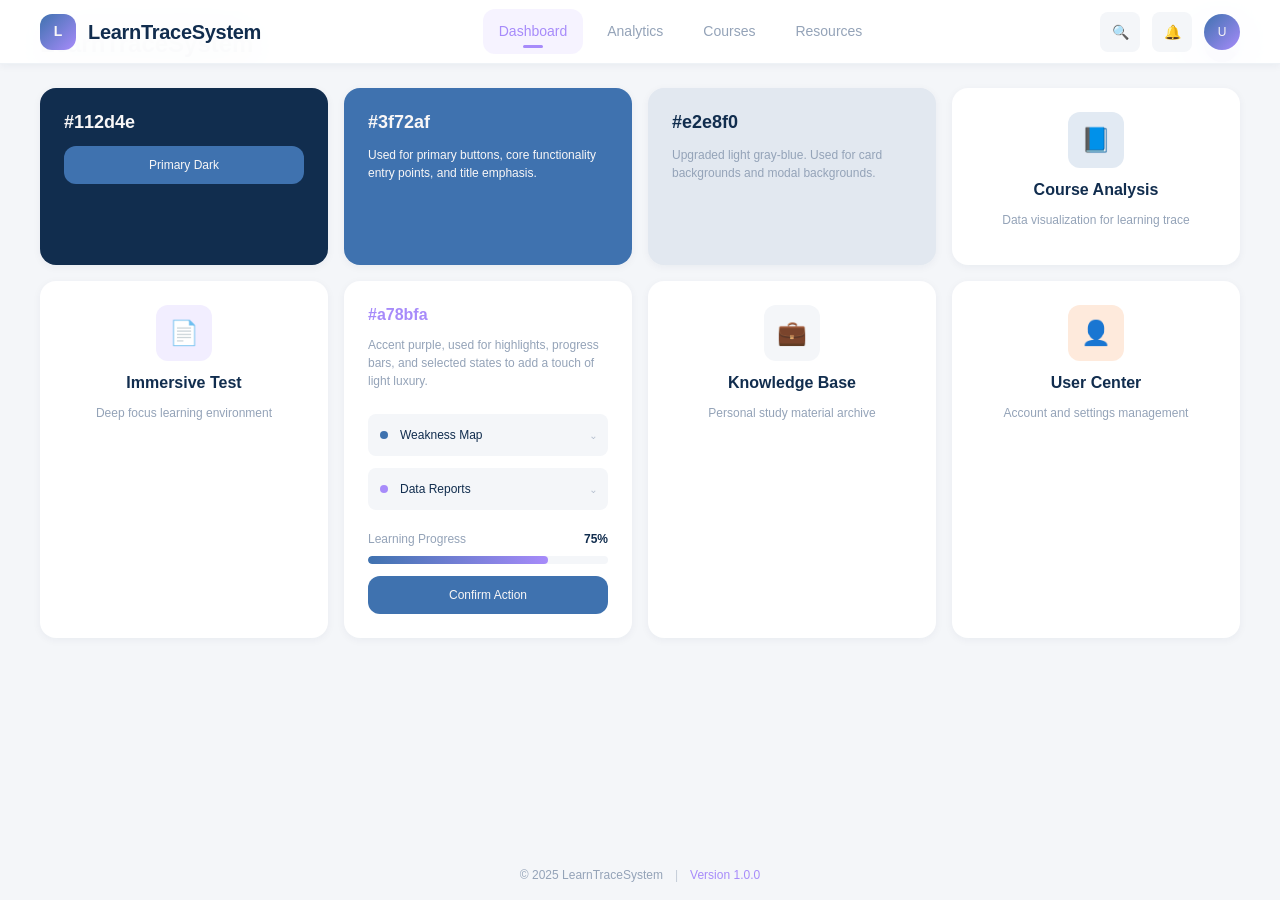
<file: LearnTraceSystem/index.html>
<!DOCTYPE html>
<html lang="zh-CN">
<head>
    <meta charset="UTF-8">
    <meta name="viewport" content="width=device-width, initial-scale=1.0">
    <title>LearnTraceSystem - Dashboard</title>
    <link rel="stylesheet" href="src/styles/main.css">
</head>
<body>
    <!-- 导航栏容器 -->
    <div id="navbar-container"></div>

    <!-- 主内容区域 -->
    <main class="main-content">
        <div class="app-container">
            <header class="header">
                <h1 data-i18n="dashboard.pageTitle">LearnTraceSystem</h1>
                <div class="header__actions">
                    <button class="nav-icon-btn" aria-label="搜索">🔍</button>
                    <div class="nav-avatar" role="button" tabindex="0">U</div>
                </div>
            </header>

            <!-- 卡片网格 -->
            <div class="grid-layout">
                <!-- 颜色卡片 -->
                <div class="card card--color card--color-dark">
                    <h2 class="card__color-title">#112d4e</h2>
                    <button class="btn btn--card btn--primary">Primary Dark</button>
                </div>

                <div class="card card--color card--color-blue">
                    <h2 class="card__color-title">#3f72af</h2>
                    <p class="card__color-desc">Used for primary buttons, core functionality entry points, and title emphasis.</p>
                </div>

                <div class="card card--color card--color-light">
                    <h2 class="card__color-title">#e2e8f0</h2>
                    <p class="card__color-desc">Upgraded light gray-blue. Used for card backgrounds and modal backgrounds.</p>
                </div>

                <!-- 图标卡片 -->
                <div class="card card--icon">
                    <div class="card__icon-wrapper card__icon-wrapper--blue">
                        <span>📘</span>
                    </div>
                    <h3 class="card__title">Course Analysis</h3>
                    <p class="card__desc">Data visualization for learning trace</p>
                </div>

                <div class="card card--icon">
                    <div class="card__icon-wrapper card__icon-wrapper--purple">
                        <span>📄</span>
                    </div>
                    <h3 class="card__title">Immersive Test</h3>
                    <p class="card__desc">Deep focus learning environment</p>
                </div>

                <!-- 列表卡片 -->
                <div class="card card--list">
                    <h2 class="card__accent-title">#a78bfa</h2>
                    <p class="card__accent-desc">Accent purple, used for highlights, progress bars, and selected states to add a touch of light luxury.</p>

                    <div class="list-item">
                        <div class="list-item__left">
                            <div class="circle-icon"></div>
                            <span class="list-item__text">Weakness Map</span>
                        </div>
                        <span class="list-item__arrow">⌄</span>
                    </div>

                    <div class="list-item">
                        <div class="list-item__left">
                            <div class="circle-icon circle-icon--purple"></div>
                            <span class="list-item__text">Data Reports</span>
                        </div>
                        <span class="list-item__arrow">⌄</span>
                    </div>

                    <div class="progress-container">
                        <div class="progress-labels">
                            <span class="progress-label">Learning Progress</span>
                            <span class="progress-value">75%</span>
                        </div>
                        <div class="progress-bar">
                            <div class="progress-fill" style="width: 75%;"></div>
                        </div>
                    </div>

                    <button class="btn btn--card btn--primary">Confirm Action</button>
                </div>

                <div class="card card--icon">
                    <div class="card__icon-wrapper">
                        <span>💼</span>
                    </div>
                    <h3 class="card__title">Knowledge Base</h3>
                    <p class="card__desc">Personal study material archive</p>
                </div>

                <div class="card card--icon">
                    <div class="card__icon-wrapper card__icon-wrapper--orange">
                        <span>👤</span>
                    </div>
                    <h3 class="card__title">User Center</h3>
                    <p class="card__desc">Account and settings management</p>
                </div>
            </div>
        </div>
    </main>

    <!-- 页脚容器 -->
    <div id="footer-container"></div>

    <!-- 动画样式（通知用） -->
    <style>
        @keyframes slideIn {
            from {
                transform: translateX(400px);
                opacity: 0;
            }
            to {
                transform: translateX(0);
                opacity: 1;
            }
        }

        @keyframes slideOut {
            from {
                transform: translateX(0);
                opacity: 1;
            }
            to {
                transform: translateX(400px);
                opacity: 0;
            }
        }
    </style>

    <!-- Scripts -->
    <script src="src/config/app.config.js"></script>
    <script src="src/scripts/utils/utils.js"></script>
    <script src="src/scripts/core/DataStorage.js"></script>
    <script src="src/scripts/core/ComponentLoader.js"></script>
    <script src="src/scripts/modules/App.js"></script>
    <script src="src/scripts/modules/AdminManager.js"></script>
</body>
</html>
</file>
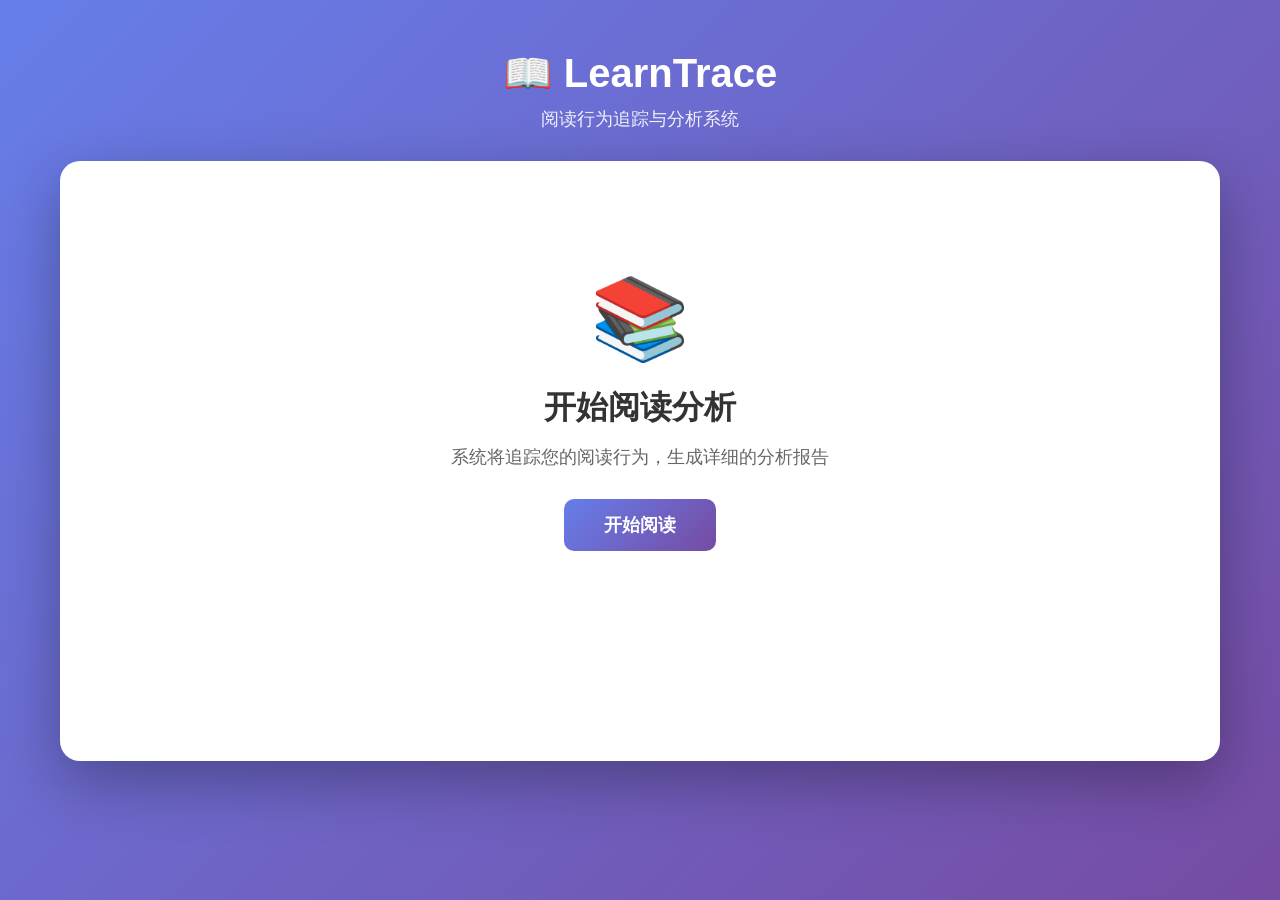
<file: minimal-prototype/frontend/index.html>
<!DOCTYPE html>
<html lang="zh-CN">
<head>
    <meta charset="UTF-8">
    <meta name="viewport" content="width=device-width, initial-scale=1.0">
    <title>LearnTrace - 阅读行为分析</title>
    <link rel="stylesheet" href="style.css">
</head>
<body>
    <div class="container">
        <header class="header">
            <h1>📖 LearnTrace</h1>
            <p class="subtitle">阅读行为追踪与分析系统</p>
        </header>

        <main class="main-content">
            <div class="start-screen" id="start-screen">
                <div class="start-content">
                    <div class="icon">📚</div>
                    <h2>开始阅读分析</h2>
                    <p>系统将追踪您的阅读行为，生成详细的分析报告</p>
                    <button class="btn btn-primary" id="start-btn">开始阅读</button>
                </div>
            </div>

            <div class="reading-screen" id="reading-screen" style="display: none;">
                <div class="sidebar">
                    <div class="panel">
                        <h3>📊 阅读状态</h3>
                        <div class="timer">
                            <span class="timer-label">阅读时长</span>
                            <span class="timer-value" id="timer">00:00</span>
                        </div>
                        <div class="stats">
                            <div class="stat-item">
                                <span class="stat-label">采集记录</span>
                                <span class="stat-value" id="record-count">0</span>
                            </div>
                        </div>
                        <div class="actions">
                            <button class="btn btn-secondary" id="end-btn">结束阅读</button>
                        </div>
                    </div>
                </div>

                <div class="reading-area">
                    <div class="article-container">
                        <h2 class="article-title">英语阅读练习</h2>
                        <div class="article-content" id="article-content"></div>
                    </div>
                </div>
            </div>

            <div class="report-screen" id="report-screen" style="display: none;">
                <div class="report-container">
                    <div class="report-header">
                        <h2>📋 阅读行为分析报告</h2>
                        <button class="btn btn-secondary" id="restart-btn">重新开始</button>
                    </div>
                    
                    <div class="report-summary" id="report-summary"></div>
                    <div class="report-details" id="report-details"></div>
                    <div class="report-recommendations" id="report-recommendations"></div>
                </div>
            </div>
        </main>
    </div>

    <script src="app.js"></script>
</body>
</html>
</file>
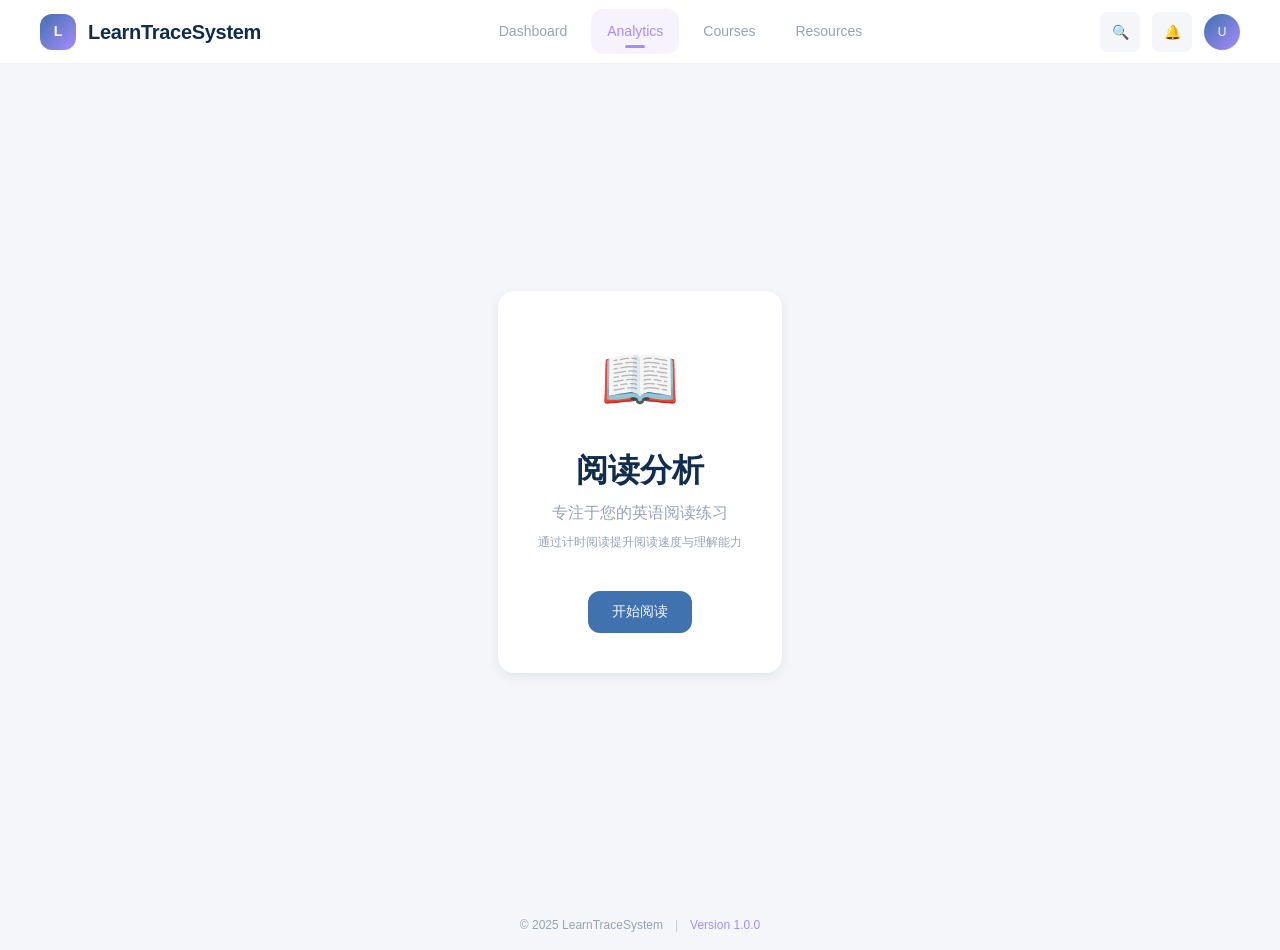
<file: LearnTraceSystem/analytic.html>
<!DOCTYPE html>
<html lang="zh-CN">
<head>
    <meta charset="UTF-8">
    <meta name="viewport" content="width=device-width, initial-scale=1.0">
    <title>LearnTraceSystem - Analytics</title>
    <link rel="stylesheet" href="src/styles/main.css">
</head>
<body>
    <!-- 导航栏容器 -->
    <div id="navbar-container"></div>

    <!-- 主内容区域 -->
    <main class="analytic-main">
        <!-- 开始屏幕 -->
        <div class="start-screen" id="start-screen">
            <div class="start-content">
                <div class="start-content__icon">📖</div>
                <h1 class="start-content__title">阅读分析</h1>
                <p class="start-content__desc">专注于您的英语阅读练习</p>
                <p class="start-content__tips">通过计时阅读提升阅读速度与理解能力</p>
                <button id="start-read-btn" class="btn btn--primary">开始阅读</button>
            </div>
        </div>

        <!-- 分析容器 -->
        <div class="analytic-container" id="analytic-container" style="display: none;">
            <!-- 阅读导航栏 -->
            <div class="reading-navbar">
                <div class="reading-navbar__left">
                    <button class="sidebar-toggle" id="sidebar-toggle" title="收起边栏">
                        <span class="sidebar-toggle__icon">◀</span>
                    </button>
                    <span class="reading-navbar__brand">LearnTrace</span>
                </div>
                <div class="reading-navbar__center">
                    <h1 class="reading-navbar__title" id="reading-title">英语阅读练习</h1>
                </div>
                <div class="reading-navbar__right"></div>
            </div>

            <!-- 阅读内容区域 -->
            <div class="reading-content-wrapper">
                <!-- 侧边栏 -->
                <aside class="sidebar" id="sidebar">
                    <div class="sidebar__content">
                        <!-- 计时面板 -->
                        <div class="panel panel--active" id="timer-panel">
                            <div class="timer-display">
                                <div class="timer-value" id="timer">00:00</div>
                            </div>
                            <div class="session-info">
                                <div class="info-value" id="sentence-count">1</div>
                            </div>
                            <div class="collector-panel">
                                <div class="collector-panel__header">
                                    <span class="collector-panel__title">鼠标采集</span>
                                    <span class="collector-status collector-status--idle" id="collector-status">未开始</span>
                                </div>
                                <div class="collector-metrics">
                                    <div class="collector-metric">
                                        <span class="collector-metric__label">记录数</span>
                                        <span class="collector-metric__value" id="collector-count">0</span>
                                    </div>
                                    <div class="collector-metric">
                                        <span class="collector-metric__label">会话</span>
                                        <span class="collector-metric__value collector-metric__value--session" id="collector-session">-</span>
                                    </div>
                                </div>
                                <div class="collector-actions">
                                    <button id="collector-toggle-btn" class="btn btn--card btn--primary">停止采集</button>
                                    <button id="collector-reset-btn" class="btn btn--card btn--secondary">重置会话</button>
                                    <button id="collector-export-btn" class="btn btn--card btn--secondary">导出 JSON</button>
                                </div>
                                <div class="collector-recent">
                                    <div class="collector-recent__title">最近记录</div>
                                    <pre class="collector-recent__list" id="collector-recent-list">暂无数据</pre>
                                </div>
                            </div>
                            <button id="end-btn" class="btn btn--card btn--primary">结束</button>
                        </div>

                        <!-- 结果面板 -->
                        <div class="panel panel--hidden" id="result-panel">
                            <h3>阅读完成</h3>
                            <div class="result-summary">
                                <div class="summary-item">
                                    <span class="summary-label">时长</span>
                                    <span class="summary-value" id="total-time">00:00</span>
                                </div>
                                <div class="summary-item">
                                    <span class="summary-label">句子</span>
                                    <span class="summary-value" id="total-sentences">1</span>
                                </div>
                            </div>
                            <button id="restart-btn" class="btn btn--card btn--primary">重新开始</button>
                        </div>
                    </div>
                </aside>

                <!-- 阅读区域 -->
                <section class="reading-area">
                    <div class="reading-container">
                        <div class="reading-content">
                            <div class="sentence-display">
                                <p id="sentence-text" class="sentence">Reading is an essential skill that opens doors to knowledge and understanding.</p>
                            </div>
                        </div>

                        <div class="reading-controls">
                            <button id="prev-btn" class="control-btn" disabled>
                                <span>←</span>
                                <span>上一句</span>
                            </button>
                            <button id="next-btn" class="control-btn">
                                <span>下一句</span>
                                <span>→</span>
                            </button>
                        </div>
                    </div>
                </section>
            </div>
        </div>
    </main>

    <!-- 页脚容器 -->
    <div id="footer-container"></div>

    <!-- Scripts -->
    <script src="src/config/app.config.js"></script>
    <script src="src/scripts/utils/utils.js"></script>
    <script src="src/scripts/utils/ApiService.js"></script>
    <script src="src/scripts/core/DataStorage.js"></script>
    <script src="src/scripts/core/DataCollector.js"></script>
    <script src="src/scripts/core/ComponentLoader.js"></script>
    <script src="src/scripts/modules/App.js"></script>
    <script src="src/scripts/modules/AdminManager.js"></script>
    <script src="src/scripts/pages/AnalyticManager.js"></script>
</body>
</html>
</file>
<file: LearnTraceSystem/src/styles/main.css>
/**
 * 主样式文件
 * 功能：导入所有样式模块
 * 更新日期：2026-03-24
 */

@import url('variables.css');
@import url('base.css');
@import url('layout.css');
@import url('components/navbar.css');
@import url('components/footer.css');
@import url('components/header.css');
@import url('components/card.css');
@import url('components/button.css');
@import url('pages/analytic.css');
</file>
<file: minimal-prototype/frontend/style.css>
* {
    margin: 0;
    padding: 0;
    box-sizing: border-box;
}

body {
    font-family: -apple-system, BlinkMacSystemFont, 'Segoe UI', Roboto, 'Helvetica Neue', Arial, sans-serif;
    background: linear-gradient(135deg, #667eea 0%, #764ba2 100%);
    min-height: 100vh;
    color: #333;
}

.container {
    max-width: 1200px;
    margin: 0 auto;
    padding: 20px;
}

.header {
    text-align: center;
    padding: 30px 0;
    color: white;
}

.header h1 {
    font-size: 2.5rem;
    margin-bottom: 10px;
}

.subtitle {
    font-size: 1.1rem;
    opacity: 0.9;
}

.main-content {
    background: white;
    border-radius: 20px;
    box-shadow: 0 20px 60px rgba(0, 0, 0, 0.3);
    min-height: 600px;
    overflow: hidden;
}

.start-screen {
    display: flex;
    align-items: center;
    justify-content: center;
    min-height: 500px;
}

.start-content {
    text-align: center;
    padding: 60px;
}

.start-content .icon {
    font-size: 5rem;
    margin-bottom: 20px;
}

.start-content h2 {
    font-size: 2rem;
    margin-bottom: 15px;
    color: #333;
}

.start-content p {
    font-size: 1.1rem;
    color: #666;
    margin-bottom: 30px;
    max-width: 500px;
}

.btn {
    padding: 14px 40px;
    border: none;
    border-radius: 10px;
    font-size: 1.1rem;
    font-weight: 600;
    cursor: pointer;
    transition: all 0.3s ease;
}

.btn-primary {
    background: linear-gradient(135deg, #667eea 0%, #764ba2 100%);
    color: white;
}

.btn-primary:hover {
    transform: translateY(-2px);
    box-shadow: 0 10px 20px rgba(102, 126, 234, 0.4);
}

.btn-secondary {
    background: #f0f0f0;
    color: #333;
}

.btn-secondary:hover {
    background: #e0e0e0;
}

.reading-screen {
    display: flex;
    min-height: 600px;
}

.sidebar {
    width: 280px;
    background: #f8f9fa;
    border-right: 1px solid #e0e0e0;
    padding: 20px;
}

.panel {
    background: white;
    border-radius: 12px;
    padding: 20px;
    box-shadow: 0 2px 10px rgba(0, 0, 0, 0.05);
}

.panel h3 {
    font-size: 1.1rem;
    margin-bottom: 20px;
    color: #333;
}

.timer {
    text-align: center;
    margin-bottom: 20px;
    padding: 20px;
    background: linear-gradient(135deg, #667eea 0%, #764ba2 100%);
    border-radius: 10px;
    color: white;
}

.timer-label {
    display: block;
    font-size: 0.9rem;
    opacity: 0.9;
    margin-bottom: 5px;
}

.timer-value {
    font-size: 2rem;
    font-weight: 700;
}

.stats {
    margin-bottom: 20px;
}

.stat-item {
    display: flex;
    justify-content: space-between;
    align-items: center;
    padding: 12px;
    background: #f8f9fa;
    border-radius: 8px;
    margin-bottom: 10px;
}

.stat-label {
    color: #666;
    font-size: 0.9rem;
}

.stat-value {
    font-size: 1.3rem;
    font-weight: 700;
    color: #667eea;
}

.actions {
    margin-top: 20px;
}

.actions .btn {
    width: 100%;
}

.reading-area {
    flex: 1;
    padding: 40px;
    overflow-y: auto;
}

.article-container {
    max-width: 800px;
    margin: 0 auto;
}

.article-title {
    font-size: 1.8rem;
    margin-bottom: 30px;
    color: #333;
    text-align: center;
}

.article-content {
    line-height: 2;
    font-size: 1.15rem;
}

.paragraph {
    margin-bottom: 25px;
}

.sentence {
    margin-bottom: 15px;
}

.word-item {
    display: inline-block;
    padding: 2px 4px;
    margin: 0 2px;
    border-radius: 4px;
    cursor: pointer;
    transition: all 0.2s ease;
}

.word-item:hover {
    background: #667eea;
    color: white;
}

.report-screen {
    padding: 40px;
}

.report-container {
    max-width: 900px;
    margin: 0 auto;
}

.report-header {
    display: flex;
    justify-content: space-between;
    align-items: center;
    margin-bottom: 30px;
}

.report-header h2 {
    font-size: 1.8rem;
    color: #333;
}

.report-summary {
    display: grid;
    grid-template-columns: repeat(auto-fit, minmax(200px, 1fr));
    gap: 20px;
    margin-bottom: 30px;
}

.summary-card {
    background: linear-gradient(135deg, #667eea 0%, #764ba2 100%);
    color: white;
    padding: 25px;
    border-radius: 12px;
    text-align: center;
}

.summary-label {
    display: block;
    font-size: 0.95rem;
    opacity: 0.9;
    margin-bottom: 8px;
}

.summary-value {
    font-size: 1.8rem;
    font-weight: 700;
}

.report-details {
    background: #f8f9fa;
    border-radius: 12px;
    padding: 25px;
    margin-bottom: 30px;
}

.report-details h3 {
    font-size: 1.2rem;
    margin-bottom: 20px;
    color: #333;
}

.detail-section {
    margin-bottom: 20px;
}

.detail-label {
    font-weight: 600;
    color: #666;
    margin-bottom: 8px;
}

.detail-content {
    background: white;
    padding: 15px;
    border-radius: 8px;
    font-family: monospace;
    font-size: 0.9rem;
    max-height: 200px;
    overflow-y: auto;
}

.report-recommendations {
    background: #fff3cd;
    border-left: 4px solid #ffc107;
    border-radius: 8px;
    padding: 25px;
}

.report-recommendations h3 {
    font-size: 1.2rem;
    margin-bottom: 15px;
    color: #856404;
}

.recommendation-list {
    list-style: none;
}

.recommendation-list li {
    padding: 10px 0;
    padding-left: 25px;
    position: relative;
    color: #856404;
}

.recommendation-list li:before {
    content: '💡';
    position: absolute;
    left: 0;
}

.efficiency-high {
    color: #28a745;
}

.efficiency-medium {
    color: #ffc107;
}

.efficiency-low {
    color: #dc3545;
}

.habit-tag {
    display: inline-block;
    padding: 5px 12px;
    background: #d4edda;
    color: #155724;
    border-radius: 20px;
    margin: 3px;
    font-size: 0.9rem;
}

.problem-tag {
    display: inline-block;
    padding: 5px 12px;
    background: #f8d7da;
    color: #721c24;
    border-radius: 20px;
    margin: 3px;
    font-size: 0.9rem;
}

.heatmap-section {
    margin-top: 30px;
    padding: 20px;
    background: #f8f9fa;
    border-radius: 12px;
}

.heatmap-section h3 {
    margin-bottom: 15px;
    color: #333;
}

.heatmap-container {
    background: white;
    padding: 20px;
    border-radius: 8px;
    box-shadow: 0 2px 8px rgba(0, 0, 0, 0.1);
}

.heatmap-content {
    line-height: 1.8;
    font-size: 1rem;
}

.heatmap-word {
    display: inline-block;
    padding: 2px 6px;
    margin: 0 2px;
    border-radius: 4px;
    font-weight: 500;
    transition: all 0.3s ease;
}

.heatmap-word:hover {
    transform: scale(1.05);
    z-index: 10;
    position: relative;
}

.intensity-0 {
    background: rgba(255, 255, 255, 0.5);
    border: 1px solid #ddd;
}

.intensity-1 {
    background: rgba(255, 255, 179, 0.6);
    border: 1px solid #ffeb3b;
}

.intensity-2 {
    background: rgba(255, 204, 102, 0.7);
    border: 1px solid #ff9800;
}

.intensity-3 {
    background: rgba(255, 128, 64, 0.8);
    border: 1px solid #ff5722;
    color: white;
}

.intensity-4 {
    background: rgba(255, 64, 64, 0.9);
    border: 1px solid #f44336;
    color: white;
}
</file>
